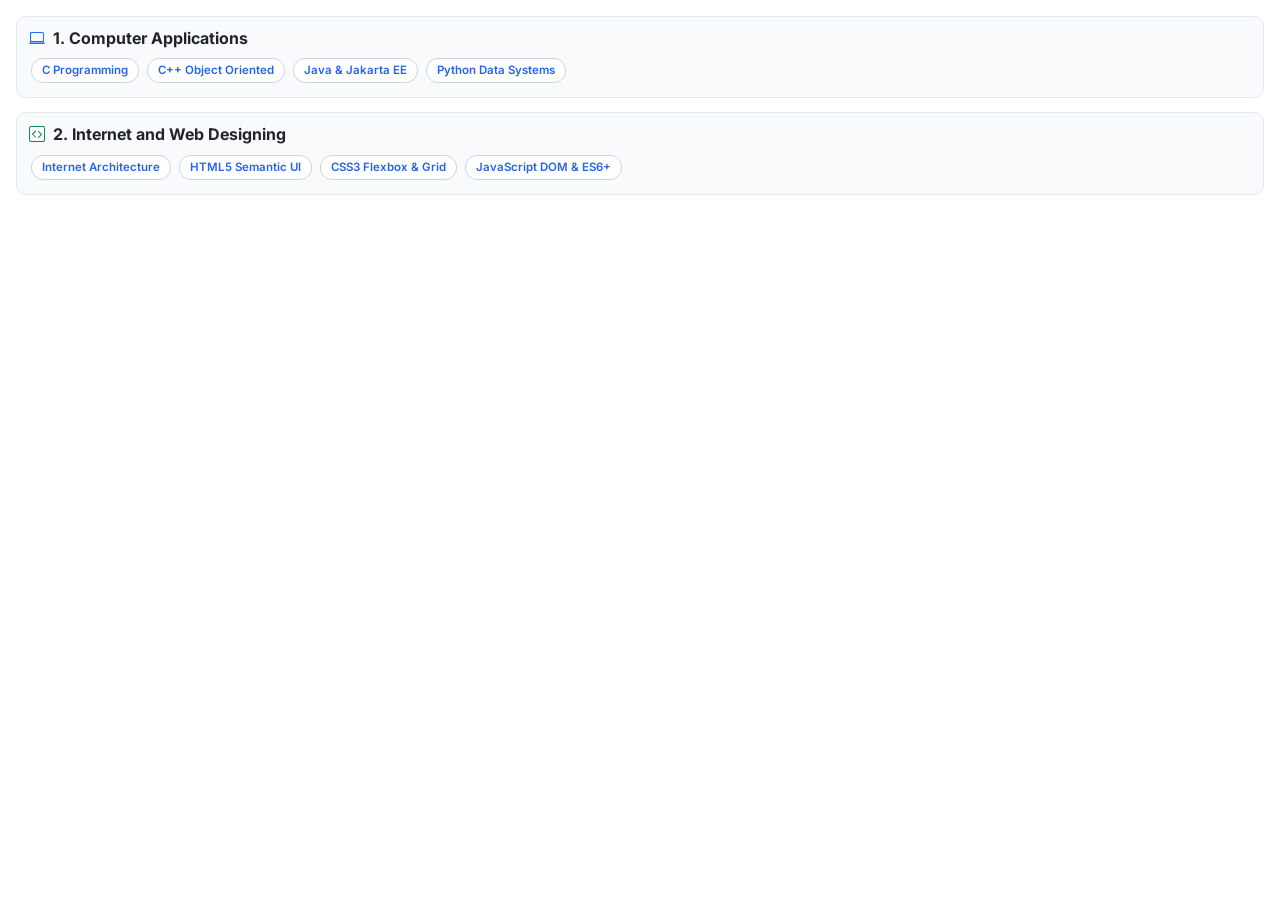
<file: Class.html>
<!DOCTYPE html>
<html lang="en">
<head>
    <meta charset="UTF-8">
    <meta name="viewport" content="width=device-width, initial-scale=1.0">
    <title>Class Information</title>
    <link href="https://fonts.googleapis.com/css2?family=Inter:wght@400;500;600;700&display=swap" rel="stylesheet">
    <link href="https://cdn.jsdelivr.net/npm/bootstrap@5.3.8/dist/css/bootstrap.min.css" rel="stylesheet">
    <link rel="stylesheet" href="https://cdn.jsdelivr.net/npm/bootstrap-icons@1.11.3/font/bootstrap-icons.min.css">
    <style>
        body {
            font-family: 'Inter', sans-serif;
            background-color: #ffffff;
            color: #334155;
            padding: 16px;
            font-size: 13.5px;
        }
        .subject-group {
            margin-bottom: 14px;
            padding: 12px;
            background: #f8fafc;
            border-radius: 10px;
            border: 1px solid #e2e8f0;
        }
        .tech-pill {
            display: inline-block;
            background: #ffffff;
            color: #2563eb;
            font-weight: 600;
            font-size: 11.5px;
            padding: 3px 10px;
            border-radius: 12px;
            border: 1px solid #cbd5e1;
            margin: 2px;
        }
    </style>
</head>
<body>
    <div class="subject-group">
        <h6 class="fw-bold text-dark mb-2">
            <i class="bi bi-laptop text-primary me-1"></i> 1. Computer Applications
        </h6>
        <div>
            <span class="tech-pill">C Programming</span>
            <span class="tech-pill">C++ Object Oriented</span>
            <span class="tech-pill">Java &amp; Jakarta EE</span>
            <span class="tech-pill">Python Data Systems</span>
        </div>
    </div>

    <div class="subject-group mb-0">
        <h6 class="fw-bold text-dark mb-2">
            <i class="bi bi-code-square text-success me-1"></i> 2. Internet and Web Designing
        </h6>
        <div>
            <span class="tech-pill">Internet Architecture</span>
            <span class="tech-pill">HTML5 Semantic UI</span>
            <span class="tech-pill">CSS3 Flexbox &amp; Grid</span>
            <span class="tech-pill">JavaScript DOM &amp; ES6+</span>
        </div>
    </div>
</body>
</html>
</file>
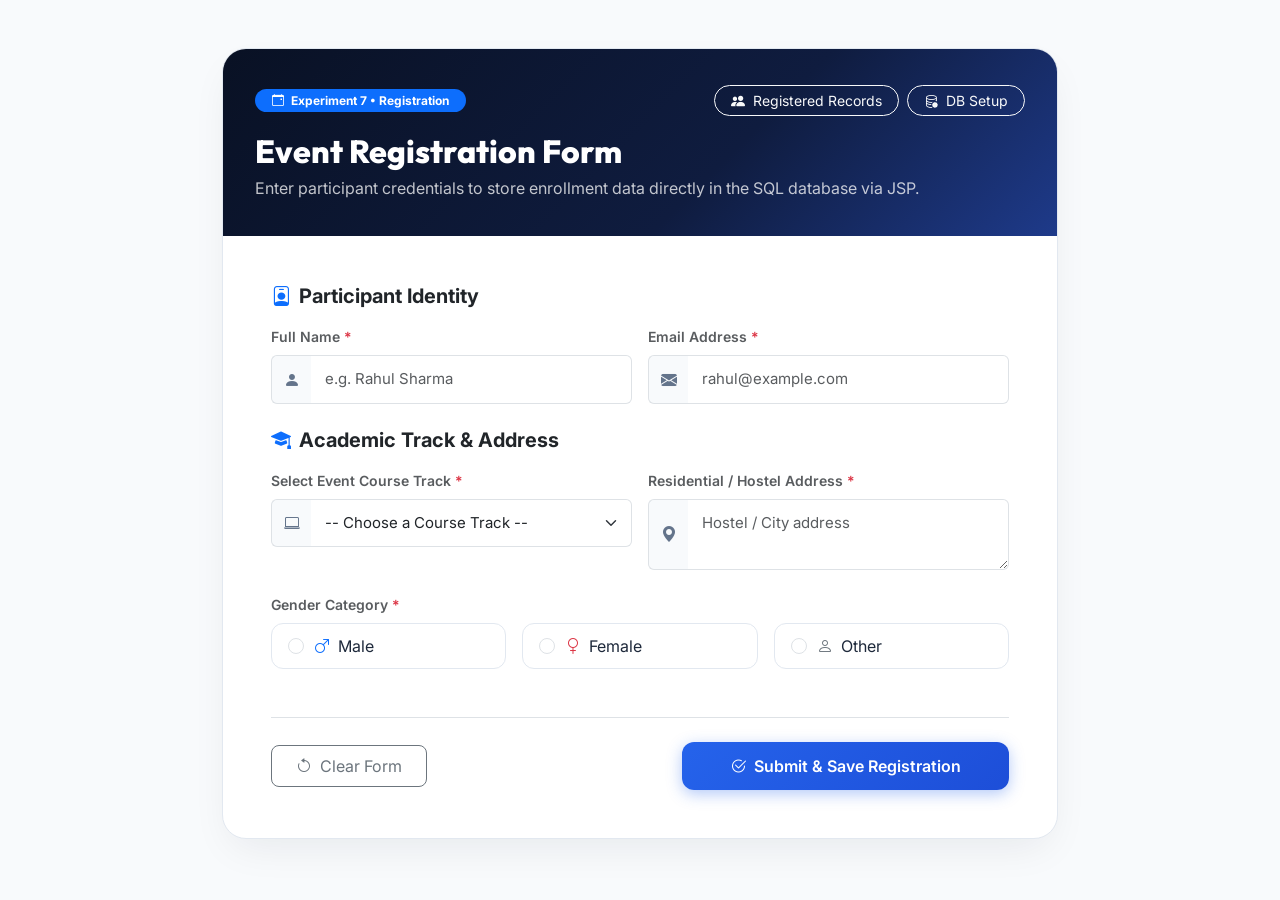
<file: Experiment7.html>
<!DOCTYPE html>
<html lang="en">
<head>
    <meta charset="UTF-8">
    <meta name="viewport" content="width=device-width, initial-scale=1.0">
    <title>Event Registration Form - Department of IT</title>
    <!-- Modern Typography & Bootstrap -->
    <link rel="preconnect" href="https://fonts.googleapis.com">
    <link rel="preconnect" href="https://fonts.gstatic.com" crossorigin>
    <link href="https://fonts.googleapis.com/css2?family=Inter:wght@400;500;600;700&family=Outfit:wght@600;700;800&display=swap" rel="stylesheet">
    <link href="https://cdn.jsdelivr.net/npm/bootstrap@5.3.8/dist/css/bootstrap.min.css" rel="stylesheet">
    <link rel="stylesheet" href="https://cdn.jsdelivr.net/npm/bootstrap-icons@1.11.3/font/bootstrap-icons.min.css">
    <style>
        :root {
            --primary: #2563eb;
            --primary-hover: #1d4ed8;
            --font-heading: 'Outfit', sans-serif;
            --font-body: 'Inter', sans-serif;
        }

        body {
            background-color: #f8fafc;
            font-family: var(--font-body);
            color: #1e293b;
        }

        .reg-card {
            background: #ffffff;
            border-radius: 24px;
            border: 1px solid #e2e8f0;
            box-shadow: 0 16px 40px -10px rgba(15, 23, 42, 0.08);
            overflow: hidden;
        }

        .reg-header-banner {
            background: linear-gradient(135deg, #091124 0%, #0f1c3f 60%, #1e3a8a 100%);
            color: #ffffff;
            padding: 36px 32px;
            position: relative;
        }

        .reg-header-banner h2 {
            font-family: var(--font-heading);
            font-size: 2rem;
            font-weight: 800;
            margin-bottom: 6px;
        }

        .input-group-text {
            background-color: #f8fafc;
            border-right: none;
            color: #64748b;
        }

        .form-control-custom {
            border-left: none;
            padding: 12px 14px;
            font-size: 15px;
        }

        .form-control-custom:focus {
            box-shadow: none;
            border-color: #cbd5e1;
        }

        .input-group:focus-within {
            box-shadow: 0 0 0 3px rgba(37, 99, 235, 0.15);
            border-radius: 8px;
        }

        .input-group:focus-within .input-group-text,
        .input-group:focus-within .form-control {
            border-color: var(--primary);
        }

        .gender-card {
            border: 1px solid #e2e8f0;
            border-radius: 12px;
            padding: 10px 16px;
            cursor: pointer;
            transition: all 0.2s ease;
            background: #ffffff;
            display: flex;
            align-items: center;
            gap: 10px;
        }

        .gender-card:hover {
            border-color: #93c5fd;
            background: #f8fafc;
        }

        .form-check-input:checked ~ .gender-label {
            color: var(--primary);
            font-weight: 600;
        }

        .btn-submit {
            background: linear-gradient(135deg, #2563eb 0%, #1d4ed8 100%);
            color: #ffffff;
            border: none;
            font-weight: 600;
            padding: 12px 32px;
            border-radius: 12px;
            box-shadow: 0 4px 15px rgba(37, 99, 235, 0.35);
            transition: all 0.25s ease;
        }

        .btn-submit:hover {
            background: linear-gradient(135deg, #1d4ed8 0%, #1e40af 100%);
            box-shadow: 0 8px 22px rgba(37, 99, 235, 0.45);
            transform: translateY(-2px);
            color: #ffffff;
        }
    </style>
</head>
<body class="py-5">
    <div class="container" style="max-width: 860px;">
        
        <div class="reg-card">
            
            <!-- Card Header Banner -->
            <div class="reg-header-banner">
                <div class="d-flex justify-content-between align-items-center mb-3 flex-wrap gap-2">
                    <span class="badge bg-primary bg-opacity-35 text-white border border-primary border-opacity-50 px-3 py-1.5 rounded-pill small">
                        <i class="bi bi-calendar-event me-1"></i> Experiment 7 &bull; Registration
                    </span>
                    <div class="d-flex gap-2">
                        <a href="viewDetails.jsp" class="btn btn-sm btn-outline-light rounded-pill px-3">
                            <i class="bi bi-people-fill me-1"></i> Registered Records
                        </a>
                        <a href="dbconfig.jsp" class="btn btn-sm btn-outline-light rounded-pill px-3">
                            <i class="bi bi-database-gear me-1"></i> DB Setup
                        </a>
                    </div>
                </div>
                <h2>Event Registration Form</h2>
                <p class="text-slate-300 mb-0 opacity-75">
                    Enter participant credentials to store enrollment data directly in the SQL database via JSP.
                </p>
            </div>

            <!-- Card Body / Form -->
            <div class="p-4 p-md-5">
                <form action="register.jsp" method="POST" id="regForm">
                    
                    <!-- Section: Personal Information -->
                    <div class="mb-4">
                        <h5 class="fw-bold text-dark mb-3">
                            <i class="bi bi-person-badge text-primary me-2"></i>Participant Identity
                        </h5>
                        
                        <div class="row g-3">
                            <div class="col-12 col-md-6">
                                <label for="fullname" class="form-label fw-semibold small text-muted">Full Name <span class="text-danger">*</span></label>
                                <div class="input-group">
                                    <span class="input-group-text"><i class="bi bi-person-fill"></i></span>
                                    <input type="text" class="form-control form-control-custom" id="fullname" name="fullname" placeholder="e.g. Rahul Sharma" required>
                                </div>
                            </div>

                            <div class="col-12 col-md-6">
                                <label for="email" class="form-label fw-semibold small text-muted">Email Address <span class="text-danger">*</span></label>
                                <div class="input-group">
                                    <span class="input-group-text"><i class="bi bi-envelope-fill"></i></span>
                                    <input type="email" class="form-control form-control-custom" id="email" name="email" placeholder="rahul@example.com" required>
                                </div>
                            </div>
                        </div>
                    </div>

                    <!-- Section: Course & Academic Selection -->
                    <div class="mb-4">
                        <h5 class="fw-bold text-dark mb-3">
                            <i class="bi bi-mortarboard-fill text-primary me-2"></i>Academic Track &amp; Address
                        </h5>

                        <div class="row g-3">
                            <div class="col-12 col-md-6">
                                <label for="course" class="form-label fw-semibold small text-muted">Select Event Course Track <span class="text-danger">*</span></label>
                                <div class="input-group">
                                    <span class="input-group-text"><i class="bi bi-laptop"></i></span>
                                    <select class="form-select form-control-custom" id="course" name="course" required>
                                        <option value="">-- Choose a Course Track --</option>
                                        <option value="web-dev">🌐 Web Development Track</option>
                                        <option value="code">💻 Coding &amp; Programming</option>
                                        <option value="cyber">🛡️ CyberSecurity Specialization</option>
                                        <option value="ai-ml">🤖 Artificial Intelligence &amp; ML</option>
                                    </select>
                                </div>
                            </div>

                            <div class="col-12 col-md-6">
                                <label for="address" class="form-label fw-semibold small text-muted">Residential / Hostel Address <span class="text-danger">*</span></label>
                                <div class="input-group">
                                    <span class="input-group-text"><i class="bi bi-geo-alt-fill"></i></span>
                                    <textarea class="form-control form-control-custom" id="address" name="address" rows="2" placeholder="Hostel / City address" required></textarea>
                                </div>
                            </div>
                        </div>
                    </div>

                    <!-- Section: Gender Selection -->
                    <div class="mb-5">
                        <label class="form-label fw-semibold small text-muted d-block mb-2">Gender Category <span class="text-danger">*</span></label>
                        <div class="row g-3">
                            <div class="col-4">
                                <div class="gender-card">
                                    <input class="form-check-input mt-0" type="radio" name="gender" id="male" value="male" required>
                                    <label class="form-check-label gender-label w-100" for="male">
                                        <i class="bi bi-gender-male text-primary me-1"></i> Male
                                    </label>
                                </div>
                            </div>
                            <div class="col-4">
                                <div class="gender-card">
                                    <input class="form-check-input mt-0" type="radio" name="gender" id="female" value="female">
                                    <label class="form-check-label gender-label w-100" for="female">
                                        <i class="bi bi-gender-female text-danger me-1"></i> Female
                                    </label>
                                </div>
                            </div>
                            <div class="col-4">
                                <div class="gender-card">
                                    <input class="form-check-input mt-0" type="radio" name="gender" id="other" value="other">
                                    <label class="form-check-label gender-label w-100" for="other">
                                        <i class="bi bi-person text-secondary me-1"></i> Other
                                    </label>
                                </div>
                            </div>
                        </div>
                    </div>

                    <!-- Actions -->
                    <div class="d-flex flex-wrap gap-3 justify-content-between align-items-center pt-4 border-top">
                        <button type="reset" class="btn btn-outline-secondary px-4 py-2 rounded-3">
                            <i class="bi bi-arrow-counterclockwise me-1"></i> Clear Form
                        </button>

                        <button type="submit" class="btn btn-submit px-5 py-2.5">
                            <i class="bi bi-check2-circle me-1"></i> Submit &amp; Save Registration
                        </button>
                    </div>

                </form>
            </div>

        </div>

    </div>
</body>
</html>
</file>
